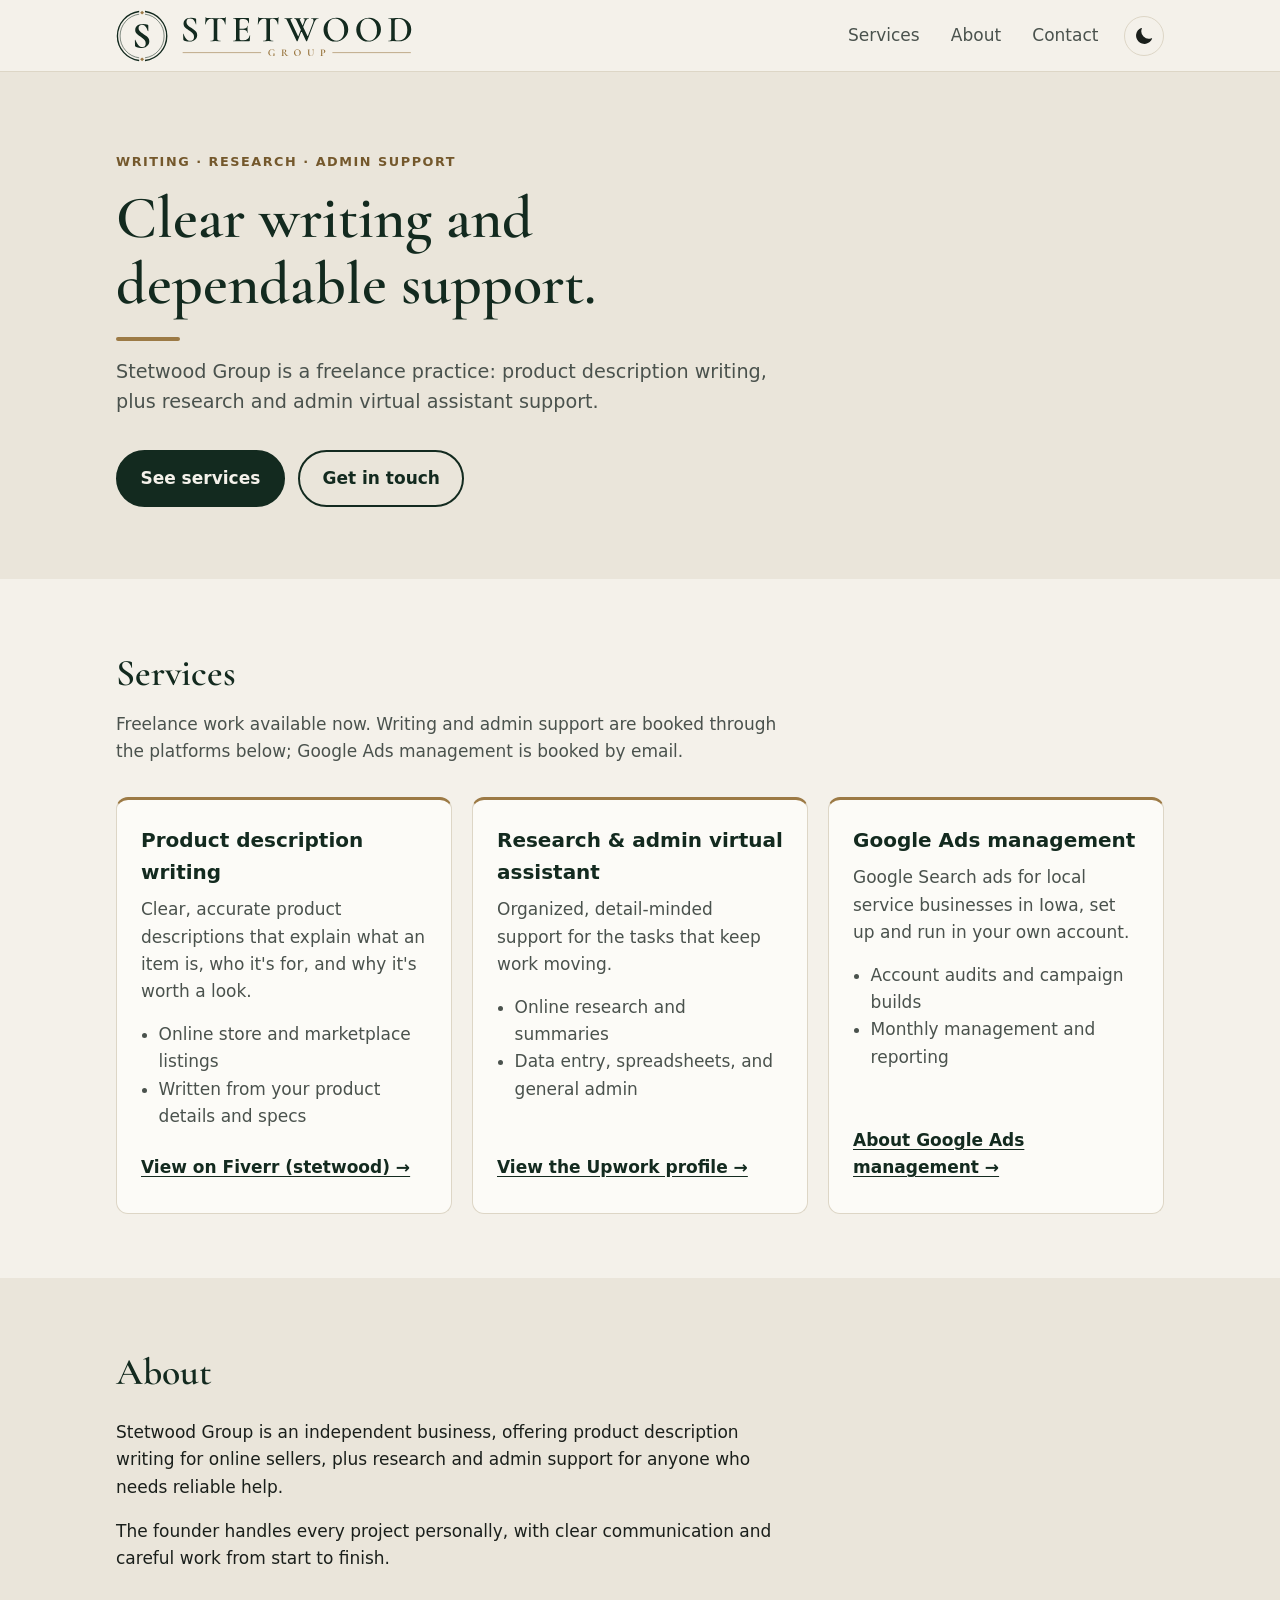
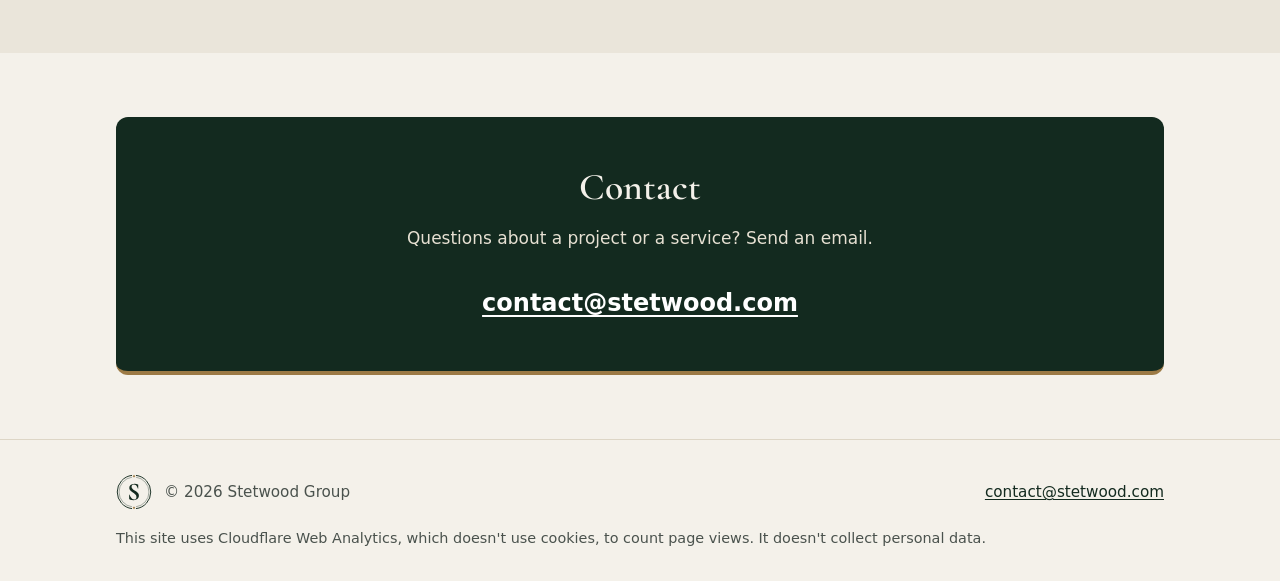
<file: index.html>
<!doctype html>
<html lang="en">
<head>
  <meta charset="utf-8">
  <meta name="viewport" content="width=device-width, initial-scale=1">
  <title>Stetwood Group | Product description writing and research support</title>
  <meta name="description" content="Stetwood Group is a freelance practice: product description writing, plus research and admin virtual assistant support.">
  <link rel="canonical" href="https://stetwood.com/">
  <meta name="color-scheme" content="light dark">
  <meta name="theme-color" content="#f4f1ea" media="(prefers-color-scheme: light)">
  <meta name="theme-color" content="#0f2219" media="(prefers-color-scheme: dark)">
  <script>
    /* Runs before first paint: apply a saved theme choice so there's no flash. */
    (function(){
      var d=document.documentElement, t=null;
      d.classList.add('js');
      try{ t=localStorage.getItem('stetwood-theme'); }catch(e){}
      if(t!=='light' && t!=='dark') t=null;
      if(t) d.setAttribute('data-theme',t);
      var dark = t ? t==='dark' : (window.matchMedia && matchMedia('(prefers-color-scheme: dark)').matches);
      d.classList.add(dark?'theme-dark':'theme-light');
    })();
  </script>
  <link rel="icon" href="/favicon.svg" type="image/svg+xml">
  <link rel="icon" href="/favicon.ico" sizes="any">
  <link rel="apple-touch-icon" href="/apple-touch-icon.png">
  <link rel="preload" href="/fonts/cormorant-garamond-latin-600.woff2" as="font" type="font/woff2" crossorigin>
  <link rel="stylesheet" href="/styles.css">

  <!-- Open Graph / social preview -->
  <meta property="og:type" content="website">
  <meta property="og:site_name" content="Stetwood Group">
  <meta property="og:title" content="Stetwood Group">
  <meta property="og:description" content="Product description writing, plus research and admin virtual assistant support.">
  <meta property="og:url" content="https://stetwood.com/">
  <meta property="og:image" content="https://stetwood.com/og-image.png">
  <meta property="og:image:width" content="1200">
  <meta property="og:image:height" content="630">
  <meta property="og:image:alt" content="Stetwood Group">
  <meta name="twitter:card" content="summary_large_image">
  <meta name="twitter:image" content="https://stetwood.com/og-image.png">
  <meta name="twitter:image:alt" content="Stetwood Group">
</head>
<body>
  <a class="skip" href="#main">Skip to content</a>

  <header class="site-header">
    <div class="wrap">
      <a class="logo" href="/" aria-label="Stetwood Group home">
        <!-- Follows the OS setting (works without JS) -->
        <picture class="theme-auto">
          <source srcset="/brand/lockup-header-dark.svg" media="(prefers-color-scheme: dark)">
          <img src="/brand/lockup-header-light.svg" alt="Stetwood Group" width="296" height="52">
        </picture>
        <!-- Shown instead when the visitor picked a theme with the toggle -->
        <img class="theme-only-light" src="/brand/lockup-header-light.svg" alt="Stetwood Group" width="296" height="52">
        <img class="theme-only-dark" src="/brand/lockup-header-dark.svg" alt="Stetwood Group" width="296" height="52">
      </a>
      <div class="header-right">
      <nav class="nav" aria-label="Main">
        <ul>
          <li><a href="#services">Services</a></li>
          <li><a href="#about">About</a></li>
          <li><a href="#contact">Contact</a></li>
        </ul>
      </nav>
        <button type="button" class="theme-toggle" aria-label="Switch theme" title="Switch theme">
          <svg class="icon-moon" viewBox="0 0 24 24" aria-hidden="true" focusable="false"><path fill="currentColor" d="M21 14.6A9 9 0 0 1 9.4 3a.6.6 0 0 0-.8-.7A10 10 0 1 0 21.7 15.4a.6.6 0 0 0-.7-.8z"/></svg>
          <svg class="icon-sun" viewBox="0 0 24 24" aria-hidden="true" focusable="false"><g fill="none" stroke="currentColor" stroke-width="2" stroke-linecap="round"><circle cx="12" cy="12" r="4.5"/><path d="M12 1.5v2.5M12 20v2.5M1.5 12H4M20 12h2.5M4.6 4.6l1.8 1.8M17.6 17.6l1.8 1.8M4.6 19.4l1.8-1.8M17.6 6.4l1.8-1.8"/></g></svg>
        </button>
      </div>
    </div>
  </header>

  <main id="main">
    <section class="hero" aria-labelledby="hero-title">
      <div class="wrap">
        <p class="eyebrow">Writing · Research · Admin support</p>
        <h1 id="hero-title">Clear writing and dependable support.</h1>
        <p class="lede">Stetwood Group is a freelance practice: product description writing, plus research and admin virtual assistant support.</p>
        <a class="btn btn-primary" href="#services">See services</a>
        <a class="btn btn-ghost" href="#contact">Get in touch</a>
      </div>
    </section>

    <section id="services" aria-labelledby="services-title">
      <div class="wrap">
        <h2 id="services-title">Services</h2>
        <p class="section-intro">Freelance work available now. Writing and admin support are booked through the platforms below; Google Ads management is booked by email.</p>
        <div class="grid">
          <article class="card">
            <h3>Product description writing</h3>
            <p>Clear, accurate product descriptions that explain what an item is, who it's for, and why it's worth a look.</p>
            <ul>
              <li>Online store and marketplace listings</li>
              <li>Written from your product details and specs</li>
            </ul>
            <a class="card-link" href="https://www.fiverr.com/stetwood" rel="noopener">View on Fiverr (stetwood) &rarr;</a>
          </article>
          <article class="card">
            <h3>Research &amp; admin virtual assistant</h3>
            <p>Organized, detail-minded support for the tasks that keep work moving.</p>
            <ul>
              <li>Online research and summaries</li>
              <li>Data entry, spreadsheets, and general admin</li>
            </ul>
            <a class="card-link" href="https://www.upwork.com/freelancers/~015b38cca065b0d901" rel="noopener">View the Upwork profile &rarr;</a>
          </article>
          <article class="card">
            <h3>Google Ads management</h3>
            <p>Google Search ads for local service businesses in Iowa, set up and run in your own account.</p>
            <ul>
              <li>Account audits and campaign builds</li>
              <li>Monthly management and reporting</li>
            </ul>
            <a class="card-link" href="/google-ads-management.html">About Google Ads management &rarr;</a>
          </article>
        </div>
      </div>
    </section>


    <section id="about" class="about alt" aria-labelledby="about-title">
      <div class="wrap">
        <h2 id="about-title">About</h2>
        <p>Stetwood Group is an independent business, offering product description writing for online sellers, plus research and admin support for anyone who needs reliable help.</p>
        <p>The founder handles every project personally, with clear communication and careful work from start to finish.</p>
      </div>
    </section>

    <section id="contact" aria-labelledby="contact-title">
      <div class="wrap">
        <div class="contact-box">
          <h2 id="contact-title">Contact</h2>
          <p>Questions about a project or a service? Send an email.</p>
          <a class="email" href="mailto:contact@stetwood.com">contact@stetwood.com</a>
        </div>
      </div>
    </section>
  </main>

  <footer class="site-footer">
    <div class="wrap">
      <p class="foot-brand"><picture class="theme-auto"><source srcset="/brand/icon-dark-transparent.svg" media="(prefers-color-scheme: dark)"><img src="/brand/icon-light.svg" alt="" width="36" height="36"></picture><img class="theme-only-light" src="/brand/icon-light.svg" alt="" width="36" height="36"><img class="theme-only-dark" src="/brand/icon-dark-transparent.svg" alt="" width="36" height="36"><span>&copy; 2026 Stetwood Group</span></p>
      <p><a href="mailto:contact@stetwood.com">contact@stetwood.com</a></p>
      <p class="foot-note">This site uses Cloudflare Web Analytics, which doesn't use cookies, to count page views. It doesn't collect personal data.</p>
    </div>
  </footer>
  <script src="/theme.js"></script>
<!-- Cloudflare Web Analytics --><script type='module' src='https://static.cloudflareinsights.com/beacon.min.js' data-cf-beacon='{"token": "27a89d66bc7c4e5f9be5d090410d6be8"}'></script><!-- End Cloudflare Web Analytics -->
</body>
</html>
</file>
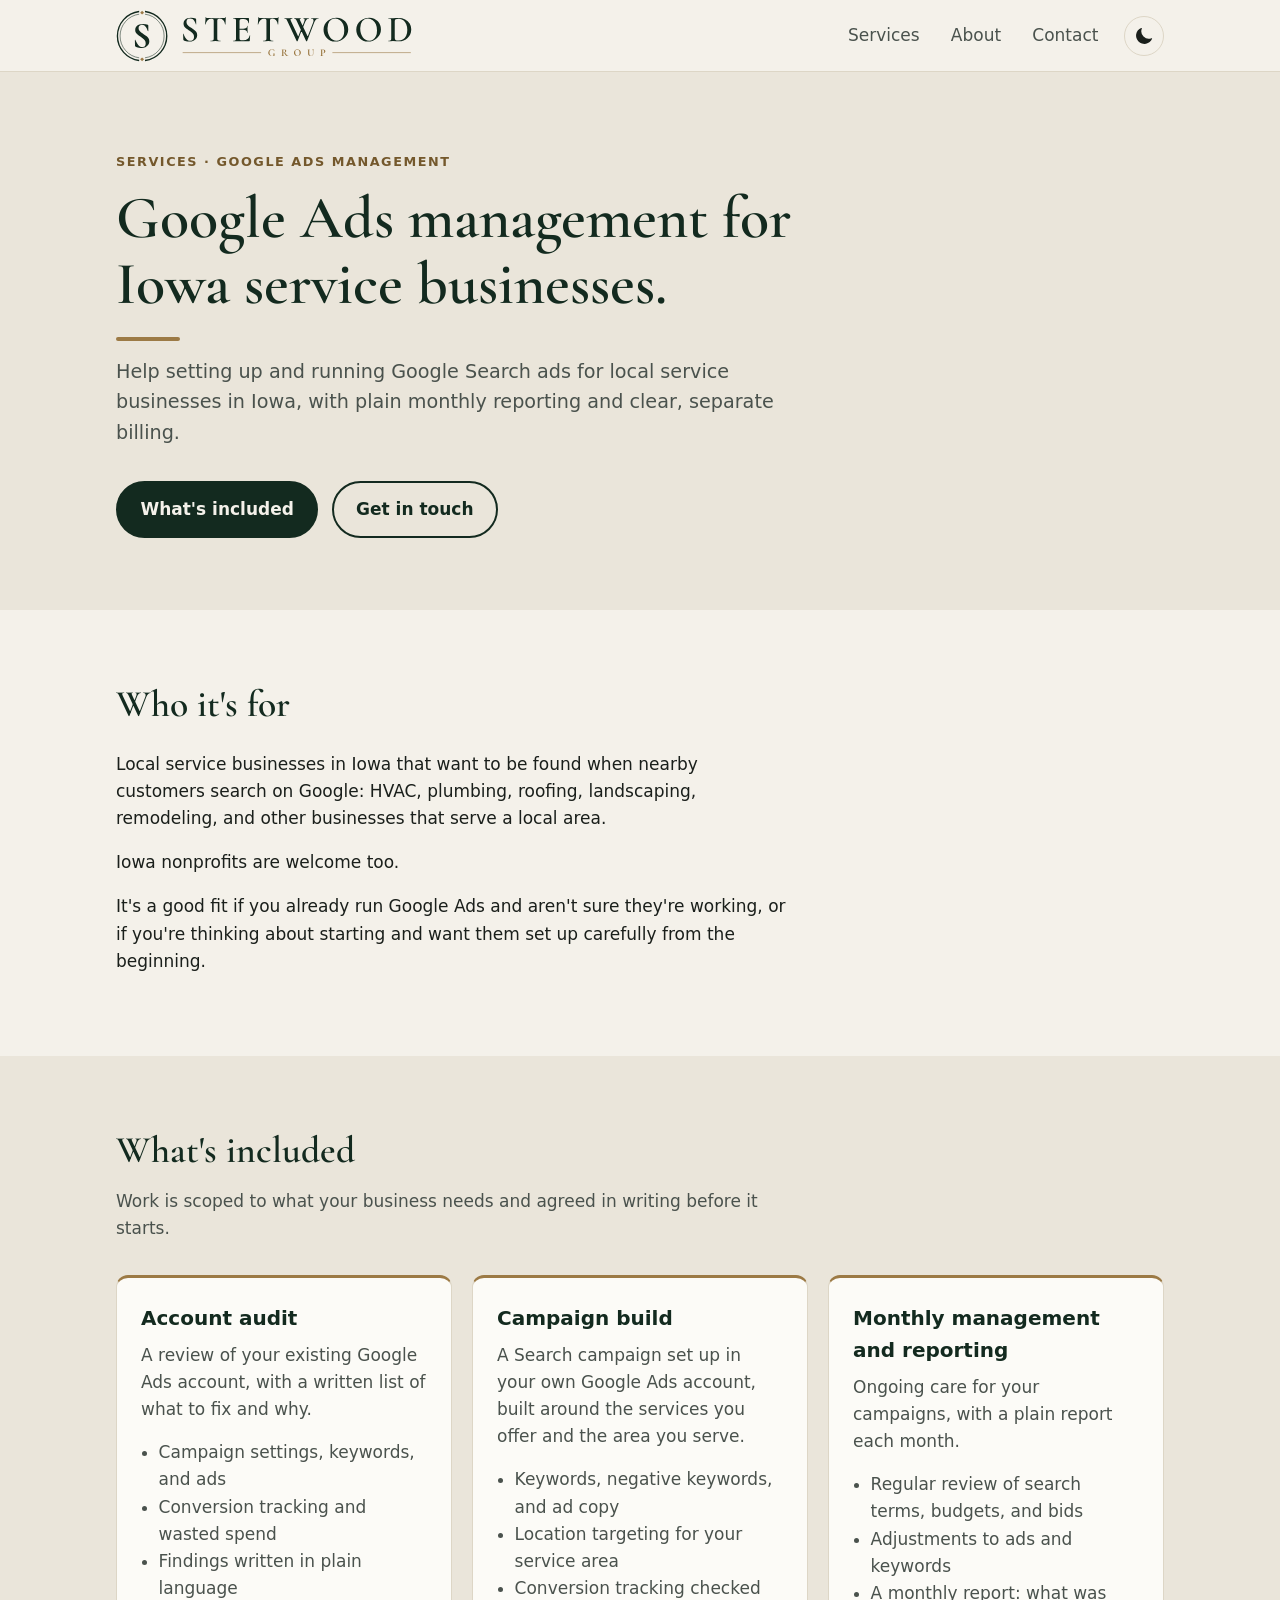
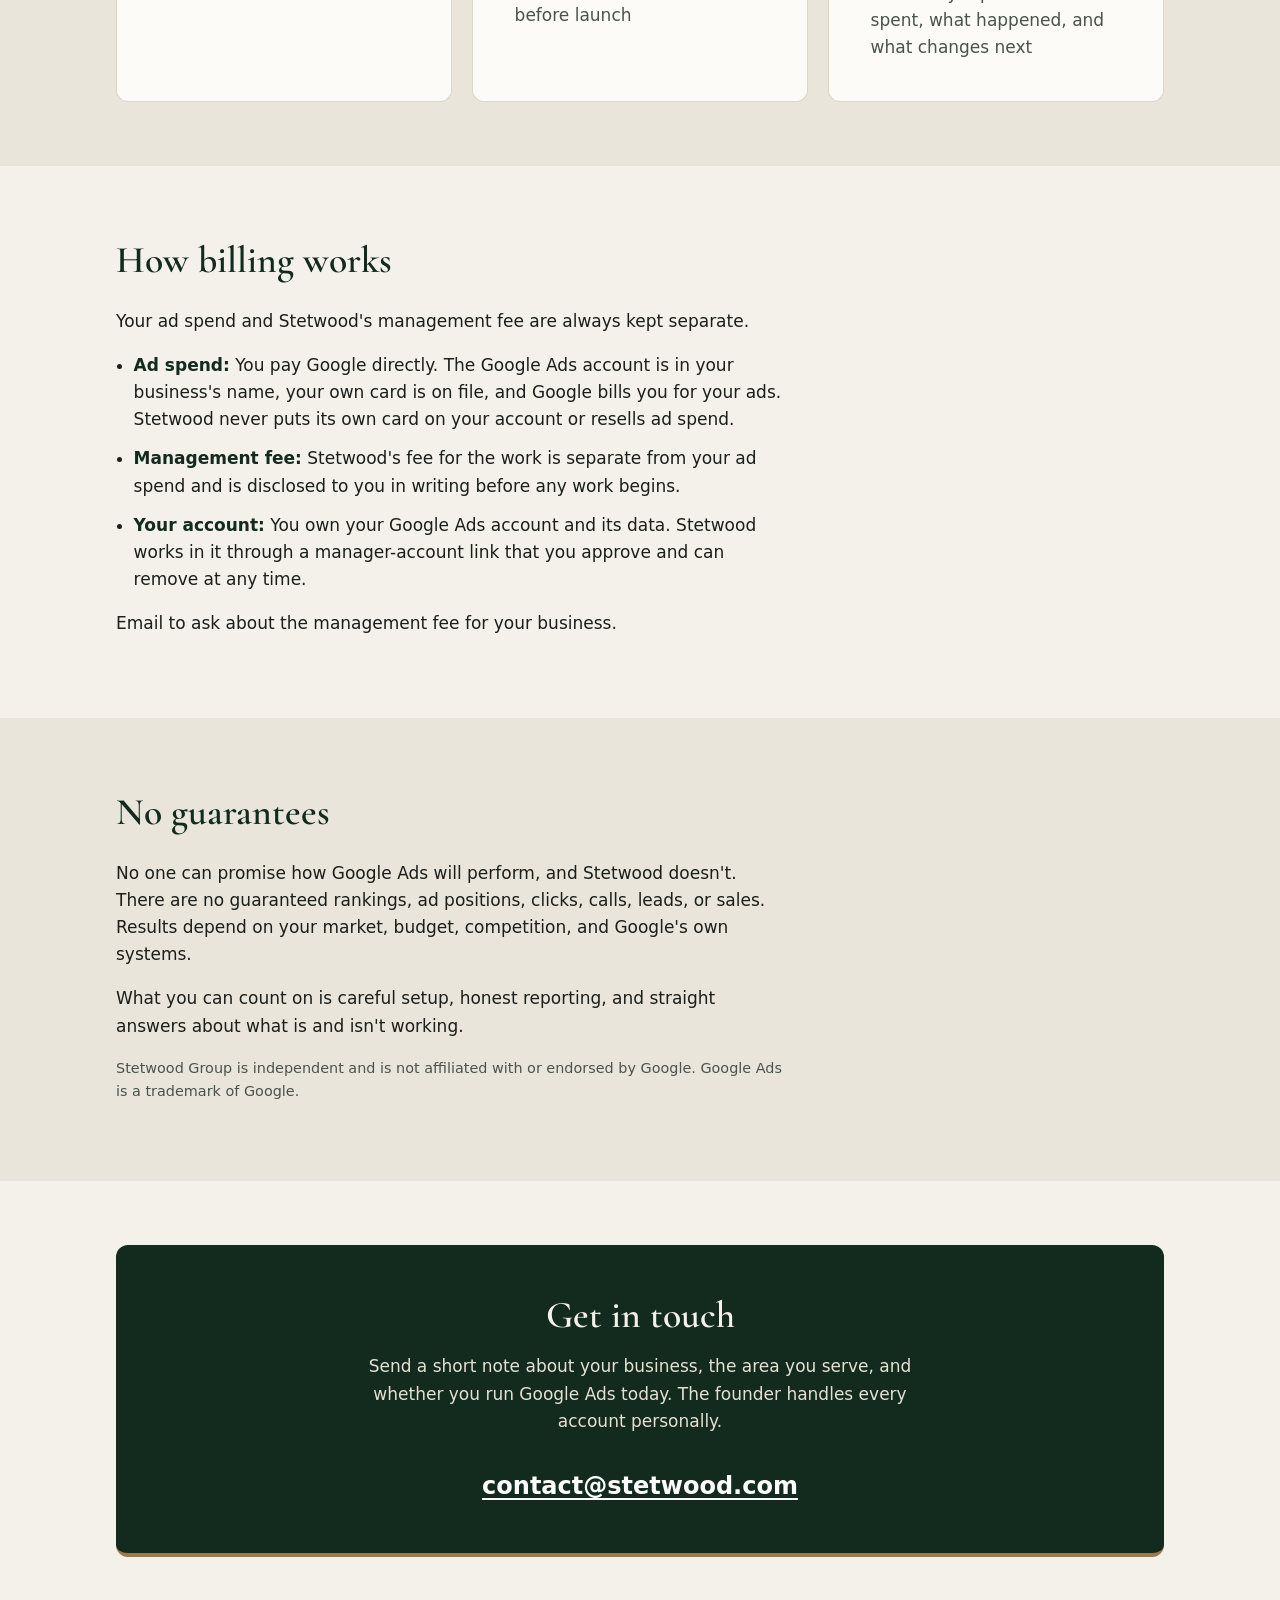
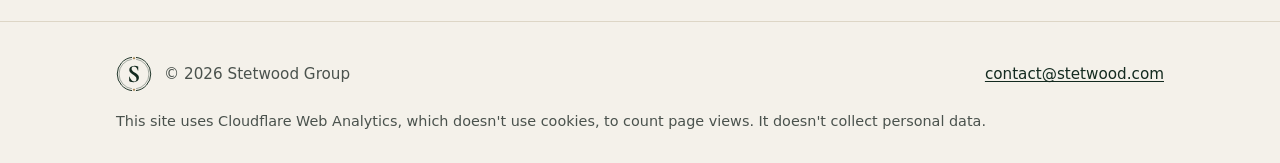
<file: google-ads-management.html>
<!doctype html>
<html lang="en">
<head>
  <meta charset="utf-8">
  <meta name="viewport" content="width=device-width, initial-scale=1">
  <title>Google Ads Management for Iowa Local Service Businesses | Stetwood Group</title>
  <meta name="description" content="Google Ads account audits, campaign builds, and monthly management for local service businesses in Iowa. You pay Google directly for ad spend; the management fee is separate and disclosed up front.">
  <link rel="canonical" href="https://stetwood.com/google-ads-management.html">
  <meta name="color-scheme" content="light dark">
  <meta name="theme-color" content="#f4f1ea" media="(prefers-color-scheme: light)">
  <meta name="theme-color" content="#0f2219" media="(prefers-color-scheme: dark)">
  <script>
    /* Runs before first paint: apply a saved theme choice so there's no flash. */
    (function(){
      var d=document.documentElement, t=null;
      d.classList.add('js');
      try{ t=localStorage.getItem('stetwood-theme'); }catch(e){}
      if(t!=='light' && t!=='dark') t=null;
      if(t) d.setAttribute('data-theme',t);
      var dark = t ? t==='dark' : (window.matchMedia && matchMedia('(prefers-color-scheme: dark)').matches);
      d.classList.add(dark?'theme-dark':'theme-light');
    })();
  </script>
  <link rel="icon" href="/favicon.svg" type="image/svg+xml">
  <link rel="icon" href="/favicon.ico" sizes="any">
  <link rel="apple-touch-icon" href="/apple-touch-icon.png">
  <link rel="preload" href="/fonts/cormorant-garamond-latin-600.woff2" as="font" type="font/woff2" crossorigin>
  <link rel="stylesheet" href="/styles.css">

  <!-- Open Graph / social preview -->
  <meta property="og:type" content="website">
  <meta property="og:site_name" content="Stetwood Group">
  <meta property="og:title" content="Google Ads Management | Stetwood Group">
  <meta property="og:description" content="Google Ads audits, campaign builds, and monthly management for Iowa local service businesses.">
  <meta property="og:url" content="https://stetwood.com/google-ads-management.html">
  <meta property="og:image" content="https://stetwood.com/og-image.png">
  <meta property="og:image:width" content="1200">
  <meta property="og:image:height" content="630">
  <meta property="og:image:alt" content="Stetwood Group">
  <meta name="twitter:card" content="summary_large_image">
  <meta name="twitter:image" content="https://stetwood.com/og-image.png">
  <meta name="twitter:image:alt" content="Stetwood Group">
</head>
<body>
  <a class="skip" href="#main">Skip to content</a>

  <header class="site-header">
    <div class="wrap">
      <a class="logo" href="/" aria-label="Stetwood Group home">
        <!-- Follows the OS setting (works without JS) -->
        <picture class="theme-auto">
          <source srcset="/brand/lockup-header-dark.svg" media="(prefers-color-scheme: dark)">
          <img src="/brand/lockup-header-light.svg" alt="Stetwood Group" width="296" height="52">
        </picture>
        <!-- Shown instead when the visitor picked a theme with the toggle -->
        <img class="theme-only-light" src="/brand/lockup-header-light.svg" alt="Stetwood Group" width="296" height="52">
        <img class="theme-only-dark" src="/brand/lockup-header-dark.svg" alt="Stetwood Group" width="296" height="52">
      </a>
      <div class="header-right">
      <nav class="nav" aria-label="Main">
        <ul>
          <li><a href="/#services">Services</a></li>
          <li><a href="/#about">About</a></li>
          <li><a href="#contact">Contact</a></li>
        </ul>
      </nav>
        <button type="button" class="theme-toggle" aria-label="Switch theme" title="Switch theme">
          <svg class="icon-moon" viewBox="0 0 24 24" aria-hidden="true" focusable="false"><path fill="currentColor" d="M21 14.6A9 9 0 0 1 9.4 3a.6.6 0 0 0-.8-.7A10 10 0 1 0 21.7 15.4a.6.6 0 0 0-.7-.8z"/></svg>
          <svg class="icon-sun" viewBox="0 0 24 24" aria-hidden="true" focusable="false"><g fill="none" stroke="currentColor" stroke-width="2" stroke-linecap="round"><circle cx="12" cy="12" r="4.5"/><path d="M12 1.5v2.5M12 20v2.5M1.5 12H4M20 12h2.5M4.6 4.6l1.8 1.8M17.6 17.6l1.8 1.8M4.6 19.4l1.8-1.8M17.6 6.4l1.8-1.8"/></g></svg>
        </button>
      </div>
    </div>
  </header>

  <main id="main">
    <section class="hero" aria-labelledby="hero-title">
      <div class="wrap">
        <p class="eyebrow">Services · Google Ads management</p>
        <h1 id="hero-title">Google Ads management for Iowa service businesses.</h1>
        <p class="lede">Help setting up and running Google Search ads for local service businesses in Iowa, with plain monthly reporting and clear, separate billing.</p>
        <a class="btn btn-primary" href="#included">What's included</a>
        <a class="btn btn-ghost" href="#contact">Get in touch</a>
      </div>
    </section>

    <section id="who" class="prose" aria-labelledby="who-title">
      <div class="wrap">
        <h2 id="who-title">Who it's for</h2>
        <p>Local service businesses in Iowa that want to be found when nearby customers search on Google: HVAC, plumbing, roofing, landscaping, remodeling, and other businesses that serve a local area.</p>
        <p>Iowa nonprofits are welcome too.</p>
        <p>It's a good fit if you already run Google Ads and aren't sure they're working, or if you're thinking about starting and want them set up carefully from the beginning.</p>
      </div>
    </section>

    <section id="included" class="alt" aria-labelledby="included-title">
      <div class="wrap">
        <h2 id="included-title">What's included</h2>
        <p class="section-intro">Work is scoped to what your business needs and agreed in writing before it starts.</p>
        <div class="grid">
          <article class="card">
            <h3>Account audit</h3>
            <p>A review of your existing Google Ads account, with a written list of what to fix and why.</p>
            <ul>
              <li>Campaign settings, keywords, and ads</li>
              <li>Conversion tracking and wasted spend</li>
              <li>Findings written in plain language</li>
            </ul>
          </article>
          <article class="card">
            <h3>Campaign build</h3>
            <p>A Search campaign set up in your own Google Ads account, built around the services you offer and the area you serve.</p>
            <ul>
              <li>Keywords, negative keywords, and ad copy</li>
              <li>Location targeting for your service area</li>
              <li>Conversion tracking checked before launch</li>
            </ul>
          </article>
          <article class="card">
            <h3>Monthly management and reporting</h3>
            <p>Ongoing care for your campaigns, with a plain report each month.</p>
            <ul>
              <li>Regular review of search terms, budgets, and bids</li>
              <li>Adjustments to ads and keywords</li>
              <li>A monthly report: what was spent, what happened, and what changes next</li>
            </ul>
          </article>
        </div>
      </div>
    </section>

    <section id="billing" class="prose" aria-labelledby="billing-title">
      <div class="wrap">
        <h2 id="billing-title">How billing works</h2>
        <p>Your ad spend and Stetwood's management fee are always kept separate.</p>
        <ul>
          <li><strong>Ad spend:</strong> You pay Google directly. The Google Ads account is in your business's name, your own card is on file, and Google bills you for your ads. Stetwood never puts its own card on your account or resells ad spend.</li>
          <li><strong>Management fee:</strong> Stetwood's fee for the work is separate from your ad spend and is disclosed to you in writing before any work begins.</li>
          <li><strong>Your account:</strong> You own your Google Ads account and its data. Stetwood works in it through a manager-account link that you approve and can remove at any time.</li>
        </ul>
        <p>Email to ask about the management fee for your business.</p>
      </div>
    </section>

    <section id="no-guarantees" class="alt prose" aria-labelledby="guarantees-title">
      <div class="wrap">
        <h2 id="guarantees-title">No guarantees</h2>
        <p>No one can promise how Google Ads will perform, and Stetwood doesn't. There are no guaranteed rankings, ad positions, clicks, calls, leads, or sales. Results depend on your market, budget, competition, and Google's own systems.</p>
        <p>What you can count on is careful setup, honest reporting, and straight answers about what is and isn't working.</p>
        <p class="fine-print">Stetwood Group is independent and is not affiliated with or endorsed by Google. Google Ads is a trademark of Google.</p>
      </div>
    </section>

    <section id="contact" aria-labelledby="contact-title">
      <div class="wrap">
        <div class="contact-box">
          <h2 id="contact-title">Get in touch</h2>
          <p>Send a short note about your business, the area you serve, and whether you run Google Ads today. The founder handles every account personally.</p>
          <a class="email" href="mailto:contact@stetwood.com?subject=Google%20Ads%20management">contact@stetwood.com</a>
        </div>
      </div>
    </section>
  </main>

  <footer class="site-footer">
    <div class="wrap">
      <p class="foot-brand"><picture class="theme-auto"><source srcset="/brand/icon-dark-transparent.svg" media="(prefers-color-scheme: dark)"><img src="/brand/icon-light.svg" alt="" width="36" height="36"></picture><img class="theme-only-light" src="/brand/icon-light.svg" alt="" width="36" height="36"><img class="theme-only-dark" src="/brand/icon-dark-transparent.svg" alt="" width="36" height="36"><span>&copy; 2026 Stetwood Group</span></p>
      <p><a href="mailto:contact@stetwood.com">contact@stetwood.com</a></p>
      <p class="foot-note">This site uses Cloudflare Web Analytics, which doesn't use cookies, to count page views. It doesn't collect personal data.</p>
    </div>
  </footer>
  <script src="/theme.js"></script>
<!-- Cloudflare Web Analytics --><script type='module' src='https://static.cloudflareinsights.com/beacon.min.js' data-cf-beacon='{"token": "27a89d66bc7c4e5f9be5d090410d6be8"}'></script><!-- End Cloudflare Web Analytics -->
</body>
</html>
</file>
<file: styles.css>
/* ==========================================================================
   Stetwood Group — Timberline palette, light + dark themes
   Light is the default. Dark applies when the OS prefers dark (unless the
   visitor chose light with the toggle), or when the visitor chose dark.
   Brass #9C7A45 (light) is decorative only; text uses deep brass #74582C.
   ========================================================================== */
:root{
  color-scheme: light;
  --bg:#f4f1ea; --soft:#eae5da; --card:#fcfbf7; --line:#ddd6c6;
  --ink:#1a1f1b; --muted:#4a524d;
  --heading:#132a1f; --link:#132a1f; --link-hover:#74582c;
  --accent:#9c7a45;          /* decorative: rules, card borders */
  --accent-text:#74582c;     /* brass-coloured text */
  --focus:#74582c;
  --btn-bg:#132a1f; --btn-ink:#f4f1ea; --btn-hover:#0b1a13; --ghost:#132a1f; --ghost-hover-bg:#fcfbf7;
  --contact-bg:#132a1f; --contact-ink:#f4f1ea; --contact-body:#e6e0d2; --contact-link:#ffffff; --contact-hover:#cfae78; --contact-border:#9c7a45;
  --max:68rem; --radius:12px;
  font-family: system-ui,-apple-system,"Segoe UI",Roboto,"Helvetica Neue",Arial,sans-serif;
}
/* Dark tokens: kept in sync in both blocks below */
@media (prefers-color-scheme: dark){
  :root:not([data-theme="light"]){
    color-scheme: dark;
    --bg:#0f2219; --soft:#153026; --card:#1a372c; --line:#2e4b3f;
    --ink:#f4f1ea; --muted:#c9c3b5;
    --heading:#f4f1ea; --link:#f4f1ea; --link-hover:#cfae78;
    --accent:#cfae78; --accent-text:#cfae78; --focus:#cfae78;
    --btn-bg:#cfae78; --btn-ink:#0f2219; --btn-hover:#e2c894; --ghost:#f4f1ea; --ghost-hover-bg:#1a372c;
    --contact-bg:#1a372c; --contact-ink:#f4f1ea; --contact-body:#e6e0d2; --contact-link:#ffffff; --contact-hover:#cfae78; --contact-border:#cfae78;
  }
}
:root[data-theme="dark"]{
  color-scheme: dark;
  --bg:#0f2219; --soft:#153026; --card:#1a372c; --line:#2e4b3f;
  --ink:#f4f1ea; --muted:#c9c3b5;
  --heading:#f4f1ea; --link:#f4f1ea; --link-hover:#cfae78;
  --accent:#cfae78; --accent-text:#cfae78; --focus:#cfae78;
  --btn-bg:#cfae78; --btn-ink:#0f2219; --btn-hover:#e2c894; --ghost:#f4f1ea; --ghost-hover-bg:#1a372c;
  --contact-bg:#1a372c; --contact-ink:#f4f1ea; --contact-body:#e6e0d2; --contact-link:#ffffff; --contact-hover:#cfae78; --contact-border:#cfae78;
}

/* Headings: Cormorant Garamond 600 (self-hosted, Latin subset, SIL OFL; see /fonts/OFL.txt).
   Only .hero h1 and section h2 use it; everything else stays on the system sans. */
@font-face{
  font-family:"Cormorant Garamond";
  src:url("/fonts/cormorant-garamond-latin-600.woff2") format("woff2");
  font-weight:600;font-style:normal;font-display:swap;
  unicode-range:U+0000-00FF,U+0131,U+0152-0153,U+02BB-02BC,U+02C6,U+02DA,U+02DC,U+0304,U+0308,U+0329,U+2000-206F,U+20AC,U+2122,U+2191,U+2193,U+2212,U+2215,U+FEFF,U+FFFD;
}
/* Metric-matched Georgia fallback so the swap barely shifts layout */
@font-face{
  font-family:"Cormorant Garamond Fallback";
  src:local("Georgia");
  font-weight:600;font-style:normal;
  size-adjust:88%;ascent-override:105%;descent-override:33%;line-gap-override:0%;
}

*,*::before,*::after{box-sizing:border-box}
html{scroll-behavior:smooth;background:var(--bg)}
@media (prefers-reduced-motion:reduce){html{scroll-behavior:auto}}
body{margin:0;color:var(--ink);background:var(--bg);line-height:1.6;font-size:1.0625rem}
img{max-width:100%;height:auto}
a{color:var(--link);text-underline-offset:.15em}
a:hover{color:var(--link-hover)}
:focus-visible{outline:3px solid var(--focus);outline-offset:3px;border-radius:4px}
.wrap{max-width:var(--max);margin:0 auto;padding:0 1.25rem}
.skip{position:absolute;left:-999px;top:0;background:var(--btn-bg);color:var(--btn-ink);padding:.5rem 1rem;z-index:10}
.skip:focus{left:1rem;top:1rem;color:var(--btn-ink)}

/* Theme-specific logo swap: <picture> follows the OS; a saved toggle choice (data-theme) shows a fixed image instead */
.theme-only-light,.theme-only-dark,:root[data-theme] .theme-auto{display:none !important}
:root[data-theme="light"] .theme-only-light,:root[data-theme="dark"] .theme-only-dark{display:block !important}

/* Header */
.site-header{border-bottom:1px solid var(--line);background:var(--bg)}
.site-header .wrap{display:flex;align-items:center;justify-content:space-between;gap:1rem;flex-wrap:wrap;padding-top:.6rem;padding-bottom:.6rem}
.logo{display:block;text-decoration:none}
.logo img{height:52px;width:auto}
.logo picture img,.logo>img{display:block}
.header-right{display:flex;align-items:center;gap:1.25rem;flex-wrap:wrap}
.nav ul{list-style:none;margin:0;padding:0;display:flex;gap:1.25rem;flex-wrap:wrap}
.nav a{color:var(--muted);text-decoration:none;font-weight:500}
.nav a:hover{color:var(--link);text-decoration:underline}

/* Theme toggle (only shown when JS is running; see .js in <head>) */
.theme-toggle{display:none;align-items:center;justify-content:center;width:40px;height:40px;padding:0;border-radius:999px;
  border:1px solid var(--line);background:transparent;color:var(--ink);cursor:pointer}
.js .theme-toggle{display:inline-flex}
.theme-toggle:hover{background:var(--soft);border-color:var(--muted)}
.theme-toggle svg{width:20px;height:20px;display:block}
.theme-toggle .icon-sun{display:none}
html.theme-dark .theme-toggle .icon-sun{display:block}
html.theme-dark .theme-toggle .icon-moon{display:none}

/* Hero */
.hero{background:var(--soft);padding:5rem 0 4.5rem}
.eyebrow{text-transform:uppercase;letter-spacing:.12em;font-size:.8rem;font-weight:700;color:var(--accent-text);margin:0 0 .75rem}
.hero h1{font-family:"Cormorant Garamond","Cormorant Garamond Fallback",Georgia,serif;font-weight:600;font-size:clamp(2.3rem,6vw,3.75rem);line-height:1.1;margin:0 0 1rem;max-width:24ch;color:var(--heading)}
.hero h1::after{content:"";display:block;width:4rem;height:4px;background:var(--accent);border-radius:2px;margin-top:1.25rem}
.hero p.lede{font-size:1.2rem;color:var(--muted);max-width:42rem;margin:0 0 2rem}
.btn{display:inline-block;padding:.8rem 1.4rem;border-radius:999px;font-weight:600;text-decoration:none;border:2px solid var(--btn-bg)}
.btn-primary{background:var(--btn-bg);color:var(--btn-ink)}
.btn-primary:hover{background:var(--btn-hover);border-color:var(--btn-hover);color:var(--btn-ink)}
.btn-ghost{color:var(--ghost);border-color:var(--ghost);margin-left:.5rem}
.btn-ghost:hover{background:var(--ghost-hover-bg);color:var(--ghost)}

/* Sections */
section{padding:4rem 0}
section h2{font-family:"Cormorant Garamond","Cormorant Garamond Fallback",Georgia,serif;font-weight:600;font-size:clamp(1.85rem,3.5vw,2.35rem);margin:0 0 .5rem;color:var(--heading)}
.section-intro{color:var(--muted);max-width:42rem;margin:0 0 2rem}
.alt{background:var(--soft)}
.grid{display:grid;gap:1.25rem;grid-template-columns:repeat(auto-fit,minmax(min(100%,18rem),1fr))}
.card{background:var(--card);border:1px solid var(--line);border-top:3px solid var(--accent);border-radius:var(--radius);padding:1.5rem;display:flex;flex-direction:column}
.card h3{margin:0 0 .5rem;font-size:1.25rem;color:var(--heading)}
.card p{margin:0 0 1rem;color:var(--muted)}
.card ul{margin:0 0 1rem;padding-left:1.1rem;color:var(--muted)}
.card .card-link{margin-top:auto;font-weight:600;padding:.5rem 0}
.card-note{margin-top:auto;font-size:.9rem;color:var(--muted);font-style:italic}
.about p{max-width:42rem}
.prose p,.prose ul{max-width:42rem}
.prose ul{padding-left:1.1rem}
.prose li{margin:0 0 .75rem}
.prose strong{color:var(--heading)}
.fine-print{font-size:.9rem;color:var(--muted)}

/* Contact */
#contact{padding-top:4rem}
@media (max-width:40rem){#contact{padding-top:3rem}}
.contact-box{background:var(--contact-bg);color:var(--contact-ink);border-bottom:4px solid var(--contact-border);border-radius:var(--radius);padding:2.5rem 1.5rem;text-align:center}
.contact-box h2{color:var(--contact-ink)}
.contact-box p{color:var(--contact-body);margin:0 auto 1.5rem;max-width:36rem}
.contact-box a.email{color:var(--contact-link);font-size:clamp(1.15rem,3.5vw,1.5rem);font-weight:700;word-break:break-word;display:inline-block;padding:.5rem 0}
.contact-box a.email:hover{color:var(--contact-hover)}
.contact-box :focus-visible{outline-color:var(--contact-hover)}

/* Footer */
.site-footer{border-top:1px solid var(--line);padding:2rem 0;color:var(--muted);font-size:.95rem}
.site-footer .wrap{display:flex;justify-content:space-between;align-items:center;gap:1rem;flex-wrap:wrap}
.site-footer p{margin:0}
.site-footer .foot-note{flex-basis:100%;font-size:.9rem;line-height:1.45;color:var(--muted)}
.foot-brand{display:flex;align-items:center;gap:.75rem}
.foot-brand img{width:36px;height:36px;display:block}

/* 404 */
.notfound{min-height:60vh;display:flex;align-items:center}
.notfound h1{font-family:"Cormorant Garamond","Cormorant Garamond Fallback",Georgia,serif;font-weight:600;color:var(--heading);font-size:clamp(2rem,5vw,3rem);margin:0 0 .5rem}

@media (max-width:40rem){
  .hero{padding:3.25rem 0 3rem}
  section{padding:3rem 0}
  .site-header .wrap{justify-content:center}
  .logo img{height:40px}
  .site-header .wrap{position:relative}
  .theme-toggle{position:absolute;top:.6rem;right:1rem}
  .header-right{justify-content:center;gap:1rem}
  .nav ul{gap:1rem;justify-content:center}
  .btn{display:block;text-align:center}
  .btn-ghost{margin:.75rem 0 0}
  .site-footer .wrap{justify-content:center;text-align:center}
}

/* Larger tap targets */
.nav a{display:inline-block;padding:.6rem .35rem}
.site-footer a{display:inline-block;padding:.5rem 0}
@media (max-width:22rem){.logo img{height:32px}}
</file>
